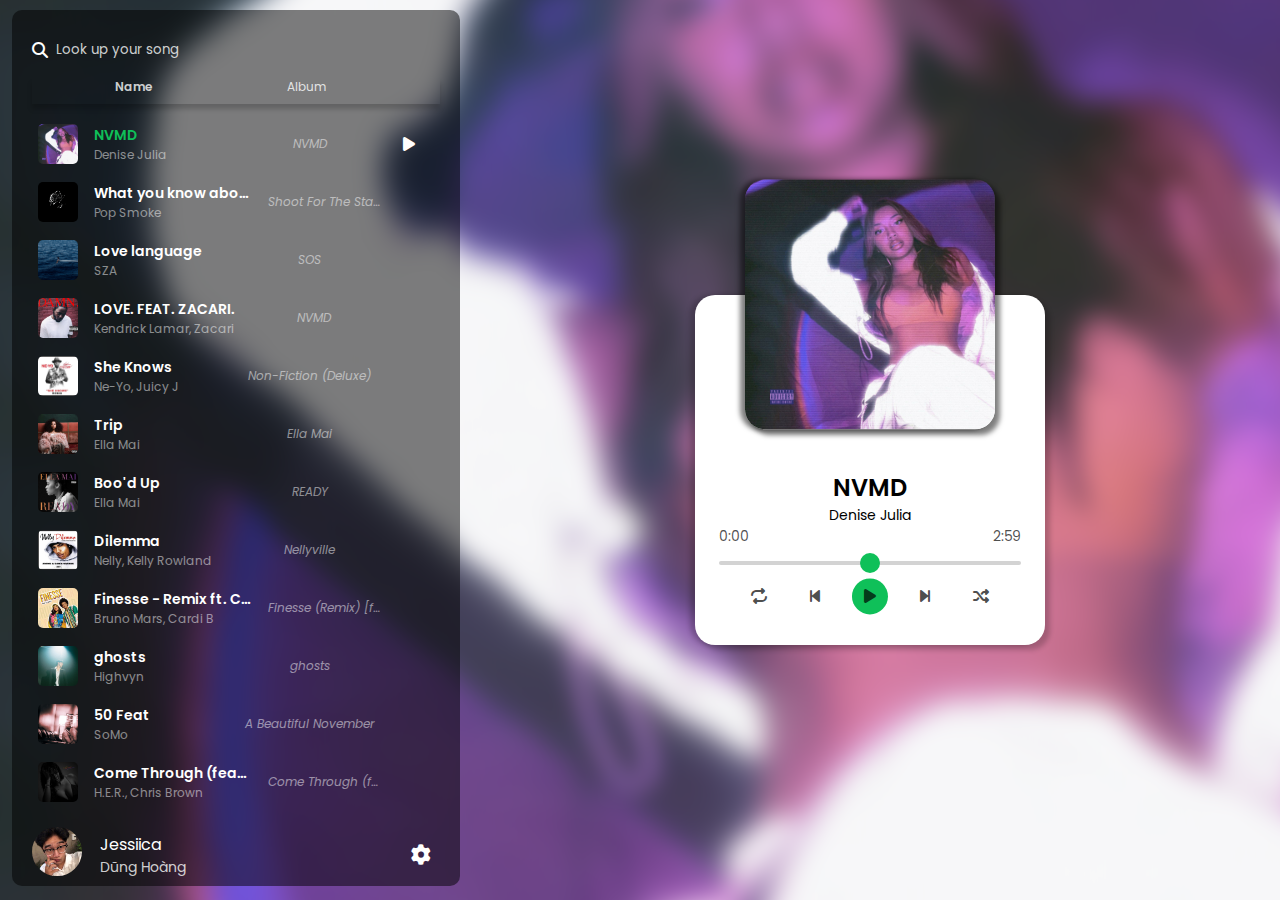
<file: Media Player/index.html>
<!DOCTYPE html>
<html lang="en">
    <head>
        <meta charset="UTF-8" />
        <link rel="stylesheet" href="https://cdnjs.cloudflare.com/ajax/libs/font-awesome/6.4.0/css/all.min.css" />
        <meta name="viewport" content="width=device-width, initial-scale=1.0" />
        <link rel="stylesheet" href="./style.css" />
        <title>Document</title>
    </head>
    <body>
        <div class="background-img">
            <img src="./Item/ImageItem/song1.jpg" alt="" />
        </div>

        <div class="sidebar">
            <div class="lookup">
                <i class="fa-solid fa-magnifying-glass search-icon"></i>
                <input type="text" id="search" placeholder="Look up your song" />
            </div>

            <div class="description">
                <span class="song-name">Name</span>
                <span class="album-name">Album</span>
            </div>

            <ul class="list"></ul>

            <div class="user-profile">
                <a href="https://www.instagram.com/_dung.24_/?theme=dark"></a>
                <div class="avatar">
                    <img src="./Item/ImageItem/user.jpg" alt="" class="user-avatar" />
                </div>
                <div class="name-info">
                    <div class="user-nickname">Jessiica</div>
                    <div class="user-name">Dũng Hoàng</div>
                </div>
                <div class="setting">
                    <i class="fa-solid fa-gear"></i>
                </div>
            </div>
        </div>

        <div class="media-player">
            <div class="media-container">
                <div class="top-container">
                    <img src="./Item/ImageItem/song1.jpg" alt="" />
                </div>
                <div class="bottom-container">
                    <div class="meadia-player-info">
                        <div class="meadia-player-song-name">NVMD</div>
                        <div class="meadia-player-singer-name">Denise Julia</div>
                    </div>

                    <div class="time">
                        <span class="current-time">0:00</span>
                        <span class="duration">0:00</span>
                    </div>
                    <div class="seek">
                        <input type="range" min="0" max="100" step="1" class="seek-tab" value="0" />
                        <div class="seek-fill"></div>
                    </div>

                    <div class="control">
                        <div class="width20px padding_16_16 repeat">
                            <i class="fa-solid fa-repeat"></i>
                        </div>

                        <div class="width20px padding_16_16 prev">
                            <i class="fa-solid fa-backward-step"></i>
                        </div>

                        <div class="width20px padding_16_16 play">
                            <i class="fa-solid fa-play"></i>
                            <!-- <i class="fa-solid fa-pause"></i> -->
                        </div>

                        <div class="width20px padding_16_16 next">
                            <i class="fa-solid fa-forward-step"></i>
                        </div>

                        <div class="width20px padding_16_16 random">
                            <i class="fa-solid fa-shuffle"></i>
                        </div>
                    </div>
                </div>
            </div>
        </div>

        <audio src="" id="audio" preload="metadata"></audio>
        <script src="./index.js"></script>
    </body>
</html>
</file>
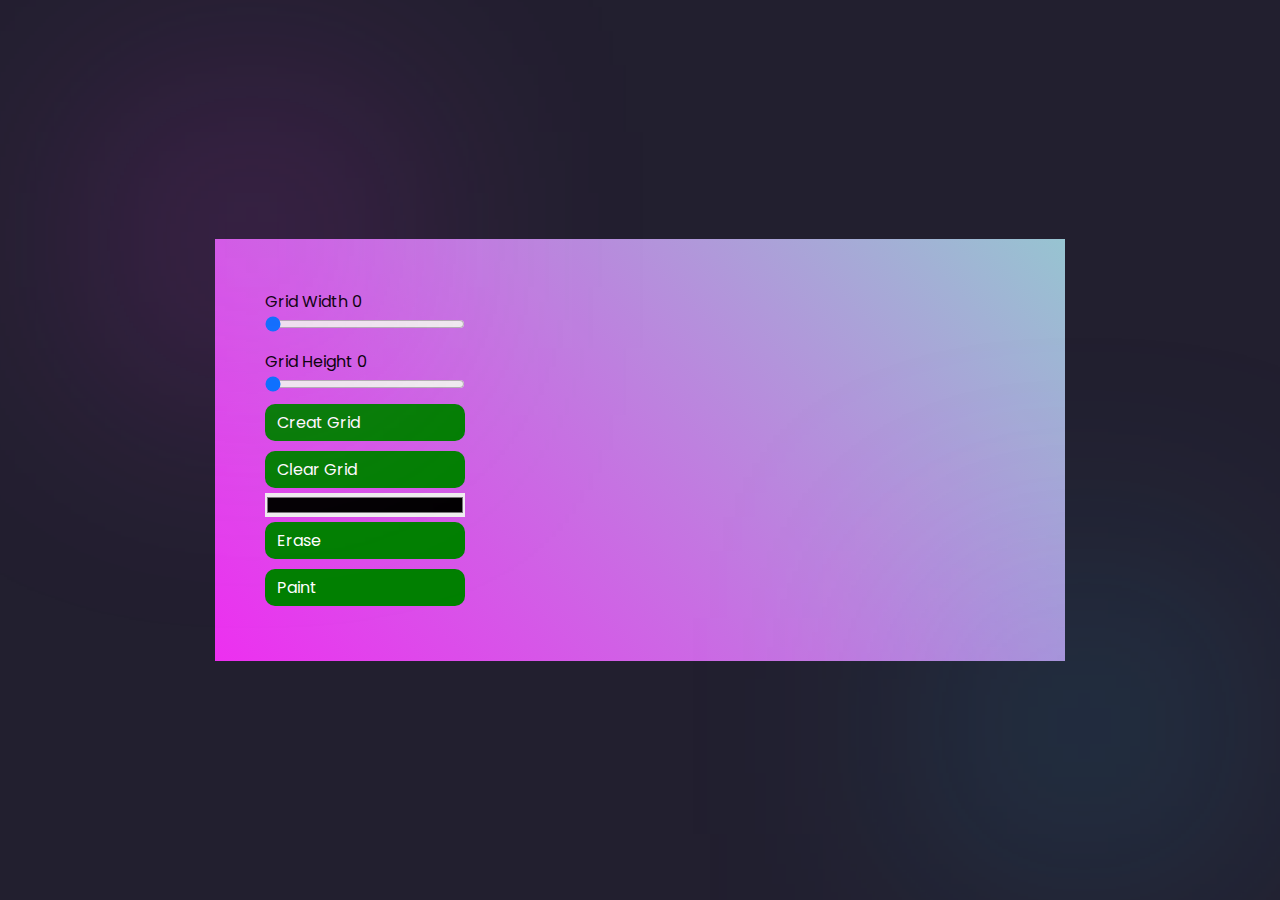
<file: Pixel Art Generator/index.html>
<!DOCTYPE html>
<html lang="en">
    <head>
        <head>
            <meta charset="UTF-8" />
            <meta name="viewport" content="width=device-width, initial-scale=1.0" />
            <link rel="stylesheet" href="https://cdnjs.cloudflare.com/ajax/libs/font-awesome/6.4.0/css/all.min.css" />
            <link rel="stylesheet" href="style.css" />
            <title>Currency Converter</title>
        </head>
    </head>
    <body>
        <!-- max: 500x500 block: 10px -->
        <div class="container">
            <div class="setting">
                <div class="set">
                    <div class="width">
                        <span>Grid Width</span>
                        <span class="width-value">0</span>
                        <input type="range" value="0" max="50" step="1" id="gridWidth" class="setSize" />
                    </div>
                    <div class="height">
                        <span>Grid Height</span>
                        <span class="height-value">0</span>
                        <input type="range" value="0" max="50" step="1" id="gridHeight" class="setSize" />
                    </div>
                </div>

                <div class="control">
                    <div class="control-button" id="creat">Creat Grid</div>
                    <div class="control-button" id="clear">Clear Grid</div>
                    <input type="color" id="color-input" />
                    <div class="control-button" id="erase">Erase</div>
                    <div class="control-button" id="paint">Paint</div>
                </div>
            </div>
            <div class="draw">
                <div class="grid"></div>
            </div>
        </div>
        <script src="./index.js"></script>
    </body>
</html>
</file>
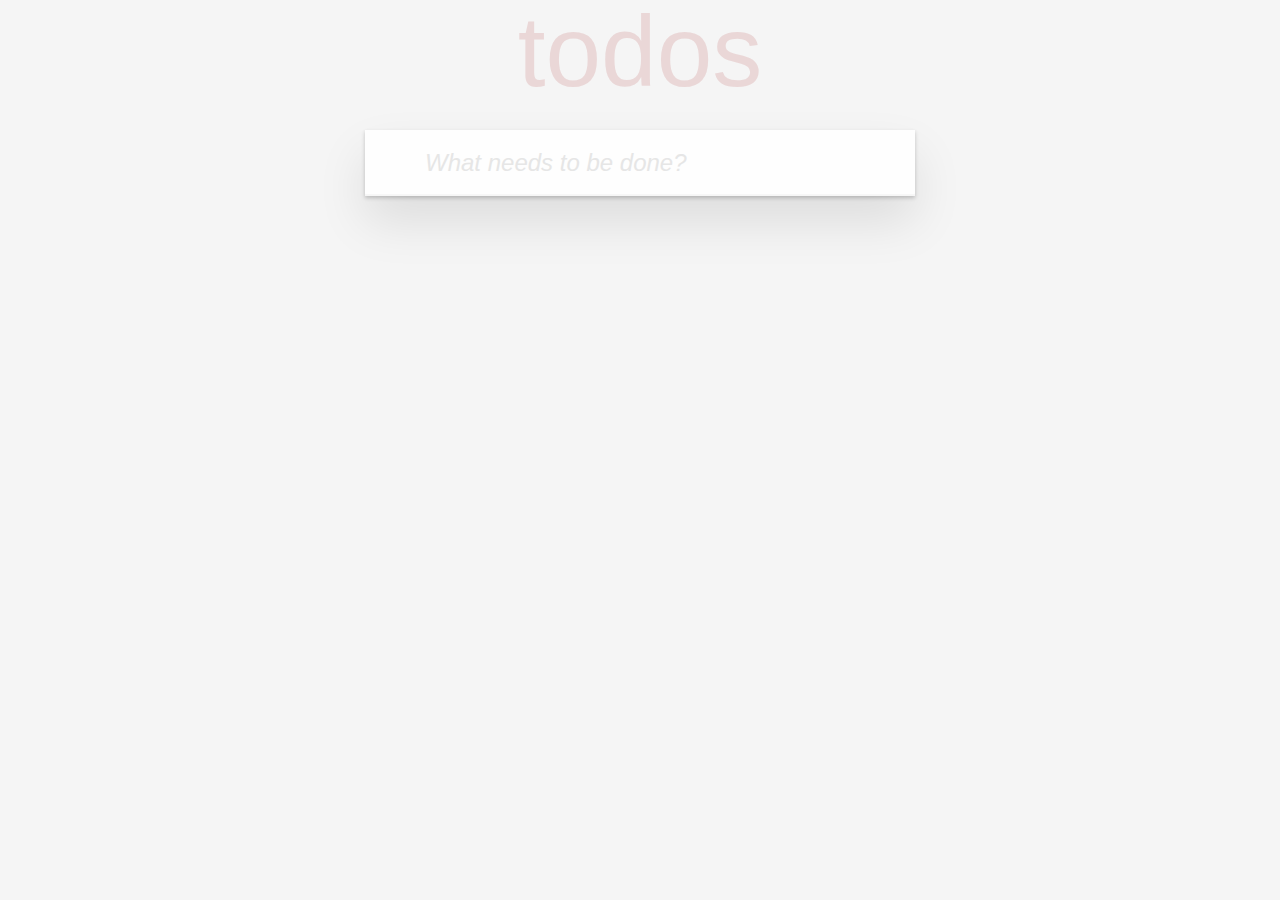
<file: Todo List/index.html>
<!DOCTYPE html>
<html lang="en">
    <head>
        <meta charset="utf-8" />
        <meta name="viewport" content="width=device-width, initial-scale=1" />
        <title>Template • TodoMVC</title>
        <link rel="stylesheet" href="./css/base.css" />
        <link rel="stylesheet" href="./css/index.css" />
    </head>
    <body>
        <div id="root"></div>
        <script type="module" src="./js/main.js"></script>
    </body>
</html>
</file>
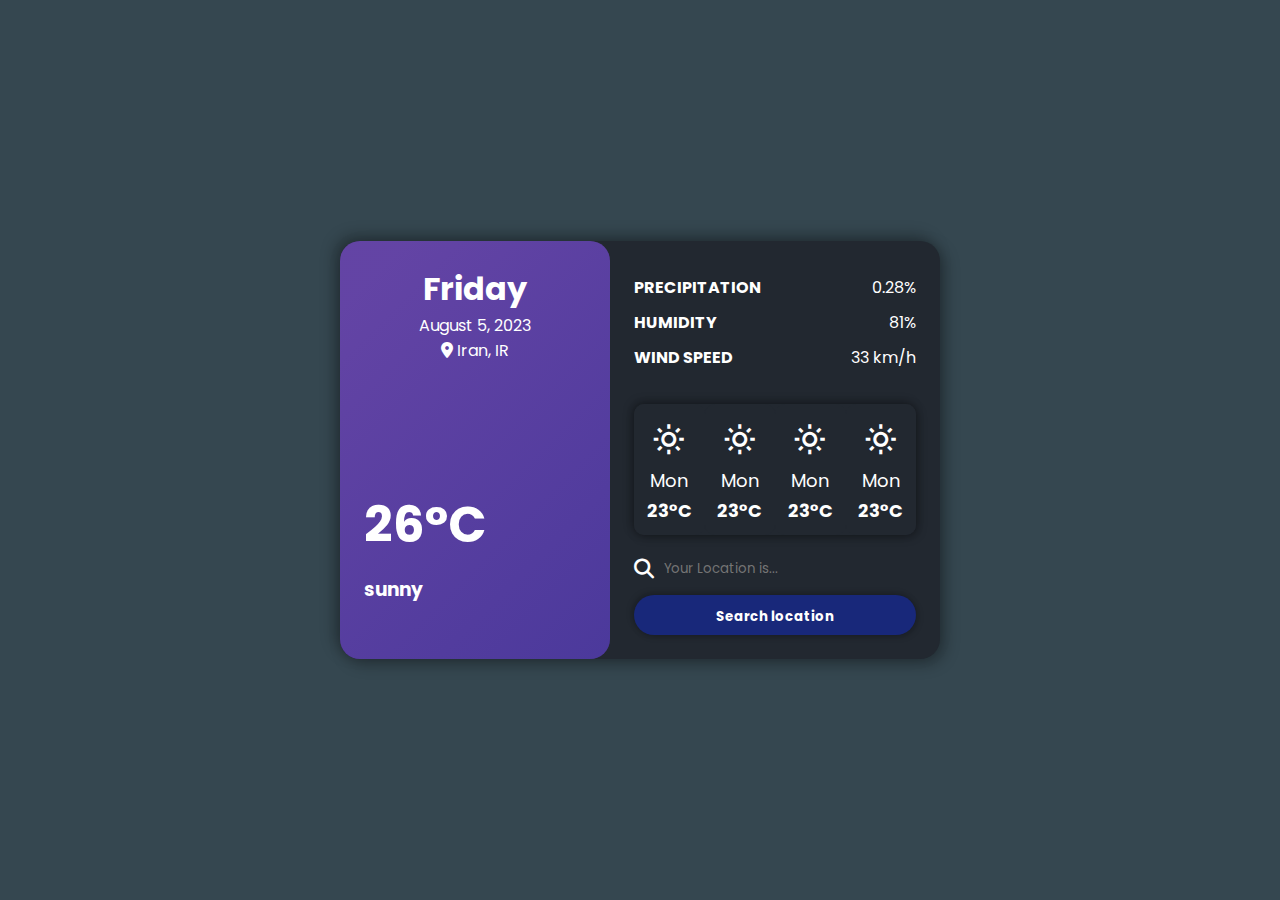
<file: Weather App/index.html>
<!DOCTYPE html>
<html lang="en">
    <head>
        <meta charset="UTF-8" />
        <link rel="stylesheet" href="https://cdnjs.cloudflare.com/ajax/libs/font-awesome/6.4.0/css/all.min.css" />
        <meta name="viewport" content="width=device-width, initial-scale=1.0" />
        <link href="https://unpkg.com/boxicons@2.1.4/css/boxicons.min.css" rel="stylesheet" />
        <link rel="stylesheet" href="./style.css" />
        <title>Document</title>
    </head>
    <body>
        <div class="container">
            <div class="left-side">
                <div class="header">
                    <h1 class="day-of-week">Friday</h1>
                    <p class="date">August 5, 2023</p>
                    <p class="location">
                        <i class="fa-solid fa-location-dot"></i>
                        <span>Iran, IR</span>
                    </p>
                </div>
                <div class="info">
                    <i class="bx weather-icon"></i>
                    <h1 class="temperature">26°C</h1>
                    <h3 class="weather">sunny</h3>
                </div>
                <div class="gradient"></div>
            </div>

            <div class="right-side">
                <div class="weather-discribe">
                    <div>
                        <p class="discribe"><b>PRECIPITATION</b></p>
                        <p class="value">0.28%</p>
                    </div>
                    <div>
                        <p class="discribe"><b>HUMIDITY</b></p>
                        <p class="value">81%</p>
                    </div>
                    <div>
                        <p class="discribe"><b>WIND SPEED</b></p>
                        <p class="value">33 km/h</p>
                    </div>
                </div>

                <ul class="next-four-days">
                    <li class="next-day">
                        <i class="bx bx-sun icon"></i>
                        <span class="day">Mon</span>
                        <span class="temperature"><b>23°C</b></span>
                    </li>
                    <li class="next-day">
                        <i class="bx bx-sun icon"></i>
                        <span class="day">Mon</span>
                        <span class="temperature"><b>23°C</b></span>
                    </li>
                    <li class="next-day">
                        <i class="bx bx-sun icon"></i>
                        <span class="day">Mon</span>
                        <span class="temperature"><b>23°C</b></span>
                    </li>
                    <li class="next-day">
                        <i class="bx bx-sun icon"></i>
                        <span class="day">Mon</span>
                        <span class="temperature"><b>23°C</b></span>
                    </li>
                </ul>

                <div class="search-line">
                    <i class="fa-solid fa-magnifying-glass search-icon"></i>
                    <input type="text" class="search-input" placeholder="Your Location is..." />
                </div>
                <button class="search-location-button"><b>Search location</b></button>
            </div>
        </div>

        <script src="./index.js"></script>
    </body>
</html>
</file>
<file: Media Player/style.css>
@import url('https://fonts.googleapis.com/css2?family=Poppins:wght@300;400;500;600;700;800&display=swap');

* {
    margin: 0;
    padding: 0;
    border: none;
    outline: none;
    box-sizing: border-box;
    font-family: 'Poppins', sans-serif;
    list-style: none;
}

body {
    display: flex;
}

.background-img {
    top: 0;
    position: absolute;
    width: 100%;
    height: 100vh;
    overflow: hidden;
    z-index: -100;
}

.background-img img {
    width: 100%;
    height: auto;
    position: absolute;
    top: 0;
    left: 0;
    right: 0;
    bottom: 0;
    margin: auto 0;
    filter: blur(10px);
    transform: scale(1.2);
}

.sidebar {
    width: 35%;
    height: calc(100vh - 12px);
    background: rgba(0, 0, 0, 0.5);
    max-height: calc(100vh - 24px);
    padding: 20px;
    margin-left: 12px;
    margin-top: 10px;
    border-radius: 10px;
}

.lookup {
    height: 40px;
    color: white;
    transition: all 0.5 ease;
    display: flex;
    align-items: center;
}

.search-icon {
    padding: 0 8px 0 0;
    cursor: pointer;
}

#search {
    width: 100%;
    background: none;
    color: white;
    padding: 8px 0;
}

#search::placeholder {
    color: rgba(255, 255, 255, 0.8);
}

#search:focus {
    border-bottom: 1px solid rgba(255, 255, 255, 0.5);
}

.list {
    height: calc(100% - 40px - 98px);
    overflow: hidden;
    overflow: auto;
}

.song-item {
    position: relative;
    color: white;
    display: flex;
    margin: 6px 0;
    align-items: center;
    padding: 6px;
    border-radius: 5px;
}

.song-item:hover {
    background-color: rgba(255, 255, 255, 0.6);
    cursor: pointer;
}

.song-item.active .song-name {
    color: rgba(15, 192, 89, 1);
}

.song-img {
    border-radius: 5px;
}

.song-img {
    width: 40px;
    flex-grow: 1;
    margin-right: 8px;
}

.pause-unpause {
    width: 40px;
    text-align: center;
    display: block;
    margin: 0 8px;
    visibility: hidden;
}

.info {
    display: inline-block;
    margin: 0 8px;
    width: 40%;
}

.song-name {
    font-size: 14px;
    white-space: nowrap;
    overflow: hidden;
    text-overflow: ellipsis;
    font-weight: 600;
}

.song-singer {
    font-size: 12px;
    color: rgba(255, 255, 255, 0.5);
    white-space: nowrap;
    overflow: hidden;
    white-space: nowrap;
    overflow: hidden;
    text-overflow: ellipsis;
}
.song-album {
    display: inline-block;
    width: 40%;
    font-size: 12px;
    color: rgba(255, 255, 255, 0.5);
    white-space: nowrap;
    overflow: hidden;
    text-overflow: ellipsis;
    text-align: center;
    margin: 0 8px;
}

.list::-webkit-scrollbar {
    width: 10px;
    height: 10px;
}
.list::-webkit-scrollbar-thumb {
    background-color: #888;
    border-radius: 5px;
}

.list::-webkit-scrollbar-thumb:hover {
    background-color: #c7c3c3;
    border-radius: 5px;
}

.user-profile {
    color: white;
    display: flex;
    align-items: center;
    padding: 12px 0;
    height: 90px;
    position: relative;
}

.user-profile > a {
    position: absolute;
    top: 0;
    right: 20px;
    left: 0;
    bottom: 0;
}

.user-name {
    font-size: 14px;
    color: rgba(255, 255, 255, 0.8);
}

.setting {
    display: flex;
    align-items: center;
    justify-content: center;
    font-size: 20px;
    line-height: 1.5;
    flex-grow: 1;
}

.user-avatar {
    width: 50px;
    border-radius: 50%;
    cursor: pointer;
}

.avatar {
    flex-grow: 1;
}

.name-info {
    flex-grow: 12;
}

.description {
    display: flex;
    padding-bottom: 8px;
    margin-top: 8px;
    margin-bottom: 8px;
    box-shadow: 0 5px 5px rgba(0, 0, 0, 0.2);
}

.description .song-name,
.description .album-name {
    font-size: 12px;
    text-align: center;
    color: rgba(255, 255, 255, 0.8);
}

.description .song-name {
    flex-grow: 1;
}
.description .album-name {
    flex-grow: 1;
    transform: translateX(-15%);
}

.media-container {
    width: 350px;
    height: 350px;
    margin-top: 5%;
    background-color: white;
    padding: 24px;
    position: relative;
    border-radius: 20px;
    box-shadow: 5px 5px 5px rgba(0, 0, 0, 0.2), -5px 0px 5px rgba(0, 0, 0, 0.2);
}

.media-player {
    width: 65%;
    margin-top: 12px;
    margin-right: 12px;
    margin-left: 12px;
    height: calc(100vh - 12px - 12px);
    display: flex;
    align-items: center;
    justify-content: center;
}

.meadia-player-singer-name {
    font-size: 14px;
}

.meadia-player-song-name {
    font-size: 24px;
    font-weight: 600;
}

.meadia-player-info {
    text-align: center;
}

.seek {
    width: 100%;
}
.seek input {
    width: 100%;
}

.time {
    font-size: 14px;
    color: rgba(0, 0, 0, 0.7);
    display: flex;
    justify-content: space-between;
}

.control {
    color: rgba(0, 0, 0, 0.7);
    display: flex;
    justify-content: space-evenly;
}

.control > div {
    padding: 12px;
    cursor: pointer;
}

.control > div.active {
    color: rgba(15, 192, 89, 1);
    position: relative;
}

.control > div.active::after {
    content: '';
    display: block;
    position: absolute;
    left: 50%;
    transform: translateX(-50%);
    width: 5px;
    height: 5px;
    background-color: rgba(15, 192, 89, 1);
    border-radius: 50%;
}

.play {
    background-color: rgba(15, 192, 89, 1);
    clip-path: circle();
}

.seek {
    position: relative;
    border-radius: 3px;
}

.seek-fill {
    top: 50%;
    position: absolute;
    width: 0;
    height: 6px;
    border-radius: 3px;
    background-color: rgba(15, 192, 89, 1);
}

.seek-tab {
    width: 100%;
    -webkit-appearance: none;
    height: 4px;
    background: #d3d3d3;
    outline: none;
    -webkit-transition: 0.2s;
    transition: opacity 0.2s;
    border-radius: 2px;
}

.seek-tab::-webkit-slider-thumb {
    -webkit-appearance: none;
    appearance: none;
    width: 20px;
    height: 20px;
    border-radius: 50%;
    background-color: rgba(15, 192, 89, 1);
    cursor: pointer;
}

.bottom-container {
    position: absolute;
    bottom: 24px;
    right: 24px;
    left: 24px;
}

.top-container {
    position: absolute;
    top: 0;
    left: 50%;
    transform: translate(-50%, -45%);
}

.top-container img {
    border-radius: 20px;
    width: 250px;
    height: auto;
    box-shadow: 5px 5px 5px rgba(0, 0, 0, 0.5), -5px 0px 5px rgba(0, 0, 0, 0.5);
}

.setting {
    cursor: pointer;
    text-align: center;
}

.setting:hover {
    animation: rotate 0.5s ease forwards;
}

@keyframes rotate {
    from {
        transform: rotate(0);
    }
    to {
        transform: rotate(120deg);
    }
}
</file>
<file: Pixel Art Generator/style.css>
@import url('https://fonts.googleapis.com/css2?family=Poppins:wght@300;400;500;600;700;800&display=swap');

* {
    margin: 0;
    padding: 0;
    border: none;
    outline: none;
    box-sizing: border-box;
    font-family: 'Poppins', sans-serif;
}

body {
    display: flex;
    align-items: center;
    justify-content: center;
    min-height: 100vh;
    padding: 0 10px;
    background: #221f2f;
    overflow: hidden;
}

body::before {
    content: '';
    position: absolute;
    width: 120px;
    height: 120px;
    background-color: #ed2ff0;
    left: 15%;
    top: 20%;
    filter: blur(150px);
}

body::after {
    content: '';
    position: absolute;
    width: 120px;
    height: 120px;
    background-color: #22a8cd;
    left: 80%;
    top: 74%;
    filter: blur(150px);
}
.container {
    /* background-color: white; */
    display: flex;
    background: linear-gradient(45deg, #ed2ff0, #97c4d1);
}

.draw {
    width: 500px;
    margin: 50px;
}

.grid {
    background-color: white;
    display: inline-block;
}

.setting {
    margin: 50px 0 50px 50px;
    width: 200px;
}

.set .width,
.set .row {
    margin: 0 0 10px 0;
}

.setSize {
    width: 100%;
}

.row {
    display: flex;
    width: 100%;
    height: 10px;
}

.item {
    display: inline-block;
    width: 10px;
    height: 10px;
    position: relative;
}

.item::after {
    position: absolute;
    content: '';
    width: 8px;
    height: 8px;
    border: solid 1px rgba(0, 255, 0, 0.4);
    top: 0;
    left: 0;
}

#color-input {
    height: 24px;
    width: 100%;
}

.control {
    display: flex;
    flex-wrap: wrap;
}

.control-button {
    width: 100%;
    padding: 6px 12px;
    background-color: green;
    color: white;
    border-radius: 10px;
    margin: 5px 0;
    cursor: pointer;
}
</file>
<file: Todo List/css/base.css>
hr {
    margin: 20px 0;
    border: 0;
    border-top: 1px dashed #c5c5c5;
    border-bottom: 1px dashed #f7f7f7;
}

.learn a {
    font-weight: normal;
    text-decoration: none;
    color: #b83f45;
}

.learn a:hover {
    text-decoration: underline;
    color: #787e7e;
}

.learn h3,
.learn h4,
.learn h5 {
    margin: 10px 0;
    font-weight: 500;
    line-height: 1.2;
    color: #000;
}

.learn h3 {
    font-size: 24px;
}

.learn h4 {
    font-size: 18px;
}

.learn h5 {
    margin-bottom: 0;
    font-size: 14px;
}

.learn ul {
    padding: 0;
    margin: 0 0 30px 25px;
}

.learn li {
    line-height: 20px;
}

.learn p {
    font-size: 15px;
    font-weight: 300;
    line-height: 1.3;
    margin-top: 0;
    margin-bottom: 0;
}

#issue-count {
    display: none;
}

.quote {
    border: none;
    margin: 20px 0 60px 0;
}

.quote p {
    font-style: italic;
}

.quote p:before {
    content: '“';
    font-size: 50px;
    opacity: 0.15;
    position: absolute;
    top: -20px;
    left: 3px;
}

.quote p:after {
    content: '”';
    font-size: 50px;
    opacity: 0.15;
    position: absolute;
    bottom: -42px;
    right: 3px;
}

.quote footer {
    position: absolute;
    bottom: -40px;
    right: 0;
}

.quote footer img {
    border-radius: 3px;
}

.quote footer a {
    margin-left: 5px;
    vertical-align: middle;
}

.speech-bubble {
    position: relative;
    padding: 10px;
    background: rgba(0, 0, 0, 0.04);
    border-radius: 5px;
}

.speech-bubble:after {
    content: '';
    position: absolute;
    top: 100%;
    right: 30px;
    border: 13px solid transparent;
    border-top-color: rgba(0, 0, 0, 0.04);
}

.learn-bar > .learn {
    position: absolute;
    width: 272px;
    top: 8px;
    left: -300px;
    padding: 10px;
    border-radius: 5px;
    background-color: rgba(255, 255, 255, 0.6);
    transition-property: left;
    transition-duration: 500ms;
}

@media (min-width: 899px) {
    .learn-bar {
        width: auto;
        padding-left: 300px;
    }

    .learn-bar > .learn {
        left: 8px;
    }
}
</file>
<file: Todo List/css/index.css>
.main > li,
.edit {
    animation: fadeIn ease 0.2s;
}

@keyframes fadeIn {
    0% {
        opacity: 0;
    }
    100% {
        opacity: 1;
    }
}

html,
body {
    margin: 0;
    padding: 0;
}

button {
    margin: 0;
    padding: 0;
    border: 0;
    background: none;
    font-size: 100%;
    vertical-align: baseline;
    font-family: inherit;
    font-weight: inherit;
    color: inherit;
    -webkit-appearance: none;
    appearance: none;
    -webkit-font-smoothing: antialiased;
    -moz-osx-font-smoothing: grayscale;
}

body {
    font: 14px 'Helvetica Neue', Helvetica, Arial, sans-serif;
    line-height: 1.4em;
    background: #f5f5f5;
    color: #4d4d4d;
    min-width: 230px;
    max-width: 550px;
    margin: 0 auto;
    -webkit-font-smoothing: antialiased;
    -moz-osx-font-smoothing: grayscale;
    font-weight: 300;
}

:focus {
    outline: 0;
}

.hidden {
    display: none;
}

.todoapp {
    background: #fff;
    margin: 130px 0 40px 0;
    position: relative;
    box-shadow: 0 2px 4px 0 rgba(0, 0, 0, 0.2), 0 25px 50px 0 rgba(0, 0, 0, 0.1);
}

.todoapp input::-webkit-input-placeholder {
    font-style: italic;
    font-weight: 300;
    color: #e6e6e6;
}

.todoapp input::-moz-placeholder {
    font-style: italic;
    font-weight: 300;
    color: #e6e6e6;
}

.todoapp input::input-placeholder {
    font-style: italic;
    font-weight: 300;
    color: #e6e6e6;
}

.todoapp h1 {
    position: absolute;
    top: -155px;
    width: 100%;
    font-size: 100px;
    font-weight: 100;
    text-align: center;
    color: rgba(175, 47, 47, 0.15);
    -webkit-text-rendering: optimizeLegibility;
    -moz-text-rendering: optimizeLegibility;
    text-rendering: optimizeLegibility;
}

.new-todo,
.edit {
    position: relative;
    margin: 0;
    width: 100%;
    font-size: 24px;
    font-family: inherit;
    font-weight: inherit;
    line-height: 1.4em;
    border: 0;
    color: inherit;
    padding: 6px;
    border: 1px solid #999;
    box-shadow: inset 0 -1px 5px 0 rgba(0, 0, 0, 0.2);
    box-sizing: border-box;
    -webkit-font-smoothing: antialiased;
    -moz-osx-font-smoothing: grayscale;
}

.new-todo {
    padding: 16px 16px 16px 60px;
    border: none;
    background: rgba(0, 0, 0, 0.003);
    box-shadow: inset 0 -2px 1px rgba(0, 0, 0, 0.03);
}

.main {
    position: relative;
    z-index: 2;
    border-top: 1px solid #e6e6e6;
}

.toggle-all {
    width: 1px;
    height: 1px;
    border: none; /* Mobile Safari */
    opacity: 0;
    position: absolute;
    right: 100%;
    bottom: 100%;
}

.toggle-all + label {
    width: 60px;
    height: 34px;
    font-size: 0;
    position: absolute;
    top: -52px;
    left: -13px;
    -webkit-transform: rotate(90deg);
    transform: rotate(90deg);
}

.toggle-all + label:before {
    content: '❯';
    font-size: 22px;
    color: #e6e6e6;
    padding: 10px 27px 10px 27px;
}

.toggle-all:checked + label:before {
    color: #737373;
}

.todo-list {
    margin: 0;
    padding: 0;
    list-style: none;
}

.todo-list li {
    position: relative;
    font-size: 24px;
    border-bottom: 1px solid #ededed;
}

.todo-list li:last-child {
    border-bottom: none;
}

.todo-list li.editing {
    border-bottom: none;
    padding: 0;
}

.todo-list li.editing .edit {
    display: block;
    width: 506px;
    padding: 12px 16px;
    margin: 0 0 0 43px;
}

.todo-list li.editing .view {
    display: none;
}

.todo-list li .toggle {
    text-align: center;
    width: 40px;
    /* auto, since non-WebKit browsers doesn't support input styling */
    height: auto;
    position: absolute;
    top: 0;
    bottom: 0;
    margin: auto 0;
    border: none; /* Mobile Safari */
    -webkit-appearance: none;
    appearance: none;
}

.todo-list li .toggle {
    opacity: 0;
}

.todo-list li .toggle + label {
    /*
		Firefox requires `#` to be escaped - https://bugzilla.mozilla.org/show_bug.cgi?id=922433
		IE and Edge requires *everything* to be escaped to render, so we do that instead of just the `#` - https://developer.microsoft.com/en-us/microsoft-edge/platform/issues/7157459/
	*/
    background-image: url('data:image/svg+xml;utf8,%3Csvg%20xmlns%3D%22http%3A//www.w3.org/2000/svg%22%20width%3D%2240%22%20height%3D%2240%22%20viewBox%3D%22-10%20-18%20100%20135%22%3E%3Ccircle%20cx%3D%2250%22%20cy%3D%2250%22%20r%3D%2250%22%20fill%3D%22none%22%20stroke%3D%22%23ededed%22%20stroke-width%3D%223%22/%3E%3C/svg%3E');
    background-repeat: no-repeat;
    background-position: center left;
}

.todo-list li .toggle:checked + label {
    background-image: url('data:image/svg+xml;utf8,%3Csvg%20xmlns%3D%22http%3A//www.w3.org/2000/svg%22%20width%3D%2240%22%20height%3D%2240%22%20viewBox%3D%22-10%20-18%20100%20135%22%3E%3Ccircle%20cx%3D%2250%22%20cy%3D%2250%22%20r%3D%2250%22%20fill%3D%22none%22%20stroke%3D%22%23bddad5%22%20stroke-width%3D%223%22/%3E%3Cpath%20fill%3D%22%235dc2af%22%20d%3D%22M72%2025L42%2071%2027%2056l-4%204%2020%2020%2034-52z%22/%3E%3C/svg%3E');
}

.todo-list li label {
    word-break: break-all;
    padding: 15px 15px 15px 60px;
    display: block;
    line-height: 1.2;
    transition: color 0.4s;
}

.todo-list li.completed label {
    color: #d9d9d9;
    text-decoration: line-through;
}

.todo-list li .destroy {
    display: none;
    position: absolute;
    top: 0;
    right: 10px;
    bottom: 0;
    width: 40px;
    height: 40px;
    margin: auto 0;
    font-size: 30px;
    color: #cc9a9a;
    margin-bottom: 11px;
    transition: color 0.2s ease-out;
}

.todo-list li .destroy:hover {
    color: #af5b5e;
}

.todo-list li .destroy:after {
    content: '×';
}

.todo-list li:hover .destroy {
    display: block;
}

.todo-list li .edit {
    display: none;
}

.todo-list li.editing:last-child {
    margin-bottom: -1px;
}

.footer {
    color: #777;
    padding: 10px 15px;
    height: 20px;
    text-align: center;
    border-top: 1px solid #e6e6e6;
}

.footer:before {
    content: '';
    position: absolute;
    right: 0;
    bottom: 0;
    left: 0;
    height: 50px;
    overflow: hidden;
    box-shadow: 0 1px 1px rgba(0, 0, 0, 0.2), 0 8px 0 -3px #f6f6f6, 0 9px 1px -3px rgba(0, 0, 0, 0.2), 0 16px 0 -6px #f6f6f6,
        0 17px 2px -6px rgba(0, 0, 0, 0.2);
}

.todo-count {
    float: left;
    text-align: left;
}

.todo-count strong {
    font-weight: 300;
}

.filters {
    margin: 0;
    padding: 0;
    list-style: none;
    position: absolute;
    right: 0;
    left: 0;
}

.filters li {
    display: inline;
}

.filters li a {
    color: inherit;
    margin: 3px;
    padding: 3px 7px;
    text-decoration: none;
    border: 1px solid transparent;
    border-radius: 3px;
}

.filters li a:hover {
    border-color: rgba(175, 47, 47, 0.1);
}

.filters li a.selected {
    border-color: rgba(175, 47, 47, 0.2);
}

.clear-completed,
html .clear-completed:active {
    float: right;
    position: relative;
    line-height: 20px;
    text-decoration: none;
    cursor: pointer;
}

.clear-completed:hover {
    text-decoration: underline;
}

.info {
    margin: 65px auto 0;
    color: #bfbfbf;
    font-size: 10px;
    text-shadow: 0 1px 0 rgba(255, 255, 255, 0.5);
    text-align: center;
}

.info p {
    line-height: 1;
}

.info a {
    color: inherit;
    text-decoration: none;
    font-weight: 400;
}

.info a:hover {
    text-decoration: underline;
}

/*
	Hack to remove background from Mobile Safari.
	Can't use it globally since it destroys checkboxes in Firefox
*/
@media screen and (-webkit-min-device-pixel-ratio: 0) {
    .toggle-all,
    .todo-list li .toggle {
        background: none;
    }

    .todo-list li .toggle {
        height: 40px;
    }
}

@media (max-width: 430px) {
    .footer {
        height: 50px;
    }

    .filters {
        bottom: 10px;
    }
}
</file>
<file: Weather App/style.css>
@import url('https://fonts.googleapis.com/css2?family=Poppins:wght@300;400;500;600;700;800&display=swap');

* {
    margin: 0;
    padding: 0;
    border: none;
    outline: none;
    box-sizing: border-box;
    font-family: 'Poppins', sans-serif;
    list-style: none;
}

body {
    display: flex;
    background-color: #354750;
    width: 100%;
    height: 100vh;
    align-items: center;
    justify-content: center;
}

.container {
    width: 600px;
    background-color: #222830;
    color: white;
    border-radius: 20px;
    display: flex;
    box-shadow: 5px 5px 15px rgba(0, 0, 0, 0.3), -5px -5px 15px rgba(0, 0, 0, 0.3);
}

.left-side {
    width: 45%;
    background-color: rebeccapurple;
    border-radius: 20px;
    overflow: hidden;
    background-image: url(https://i.pinimg.com/564x/0b/e4/3d/0be43d46ed953ba0a6d8aa92f03f654a.jpg);
    background-size: cover;
    padding: 24px;
    display: flex;
    justify-content: center;
    flex-wrap: wrap;
    position: relative;
    transition: all 0.5s ease;
}

.left-side:hover {
    z-index: 1;
    transform: scale(1.06);
    cursor: pointer;
}

.gradient {
    position: absolute;
    top: 0;
    left: 0;
    right: 0;
    bottom: 0;
    background: linear-gradient(135deg, #5c6bc0 10%, #0d47a1 100%);
    opacity: 0.3;
}

.header {
    text-align: center;
    z-index: 2;
}

.weather-icon {
    font-size: 80px;
    display: block;
    width: 100%;
    line-height: 1;
}

.info {
    width: 100%;
    display: flex;
    flex-wrap: wrap;
    z-index: 2;
}

.weather {
    line-height: 1;
}

.temperature {
    font-size: 50px;
    display: block;
    width: 100%;
    line-height: 0.8;
}

.right-side {
    width: 55%;
    padding: 24px;
    display: flex;
    flex-wrap: wrap;
}

.weather-discribe {
    width: 100%;
}

.weather-discribe > div {
    width: 100%;
    display: flex;
    justify-content: space-between;
    margin: 10px 0;
}

.next-four-days {
    width: 100%;
    display: flex;
    margin: 24px 0;
    background-color: #222830;
    box-shadow: 2px 2px 10px rgba(0, 0, 0, 0.3), -2px -2px 10px rgba(0, 0, 0, 0.3);
    border-radius: 10px;
}

.next-four-days .next-day {
    width: 25%;
    display: flex;
    flex-wrap: wrap;
    text-align: center;
    padding: 12px;
    border: 10px;
    background-color: #222830;
    border-radius: 10px;
    transition: all 0.5s ease;
}

.next-day > .icon {
    font-size: 36px !important;
}

.next-day > .icon,
.next-day > .day,
.next-day > .temperature {
    width: 100%;
    font-size: 18px;
    margin: 5px 0;
    transition: all 0.1s ease;
}

.next-day:hover {
    background-color: white;
    color: black;
    transform: scale(1.1);
    cursor: pointer;
    z-index: 1;
}

.search-line {
    width: 100%;
    display: flex;
}

.search-location-button {
    margin-top: 16px;
    width: 100%;
    height: 40px;
    color: white;
    padding: 12px 0;
    border-radius: 20px;
    background-color: #18287a;
    transition: all 0.2s ease;
    box-shadow: 2px 2px 6px rgba(0, 0, 0, 0.2), -2px -2px 6px rgba(0, 0, 0, 0.2);
}

.search-location-button:hover {
    background-color: white;
    color: #222830;
    cursor: pointer;
}

.search-input {
    width: calc(100% - 20px);
    background: none;
    margin-left: 10px;
    color: white;
}

.search-icon {
    font-size: 20px;
    cursor: pointer;
}
</file>
